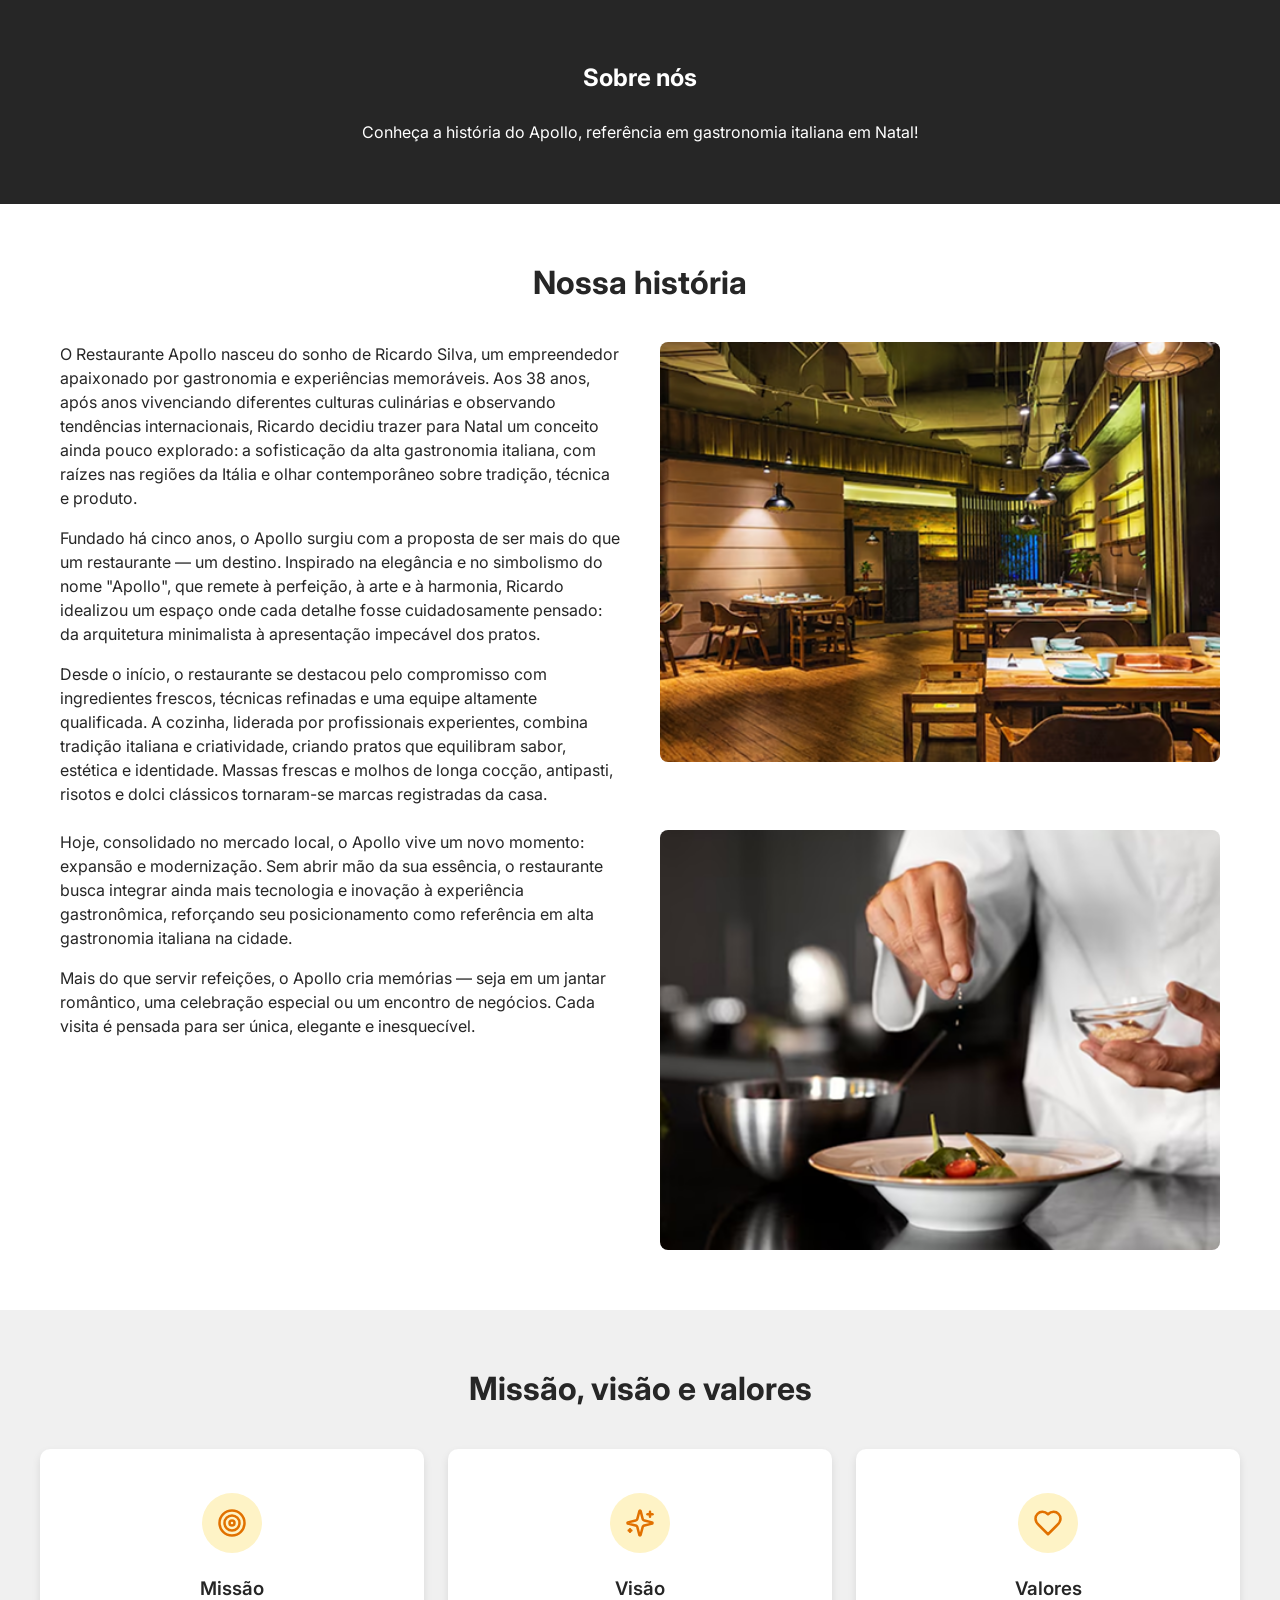
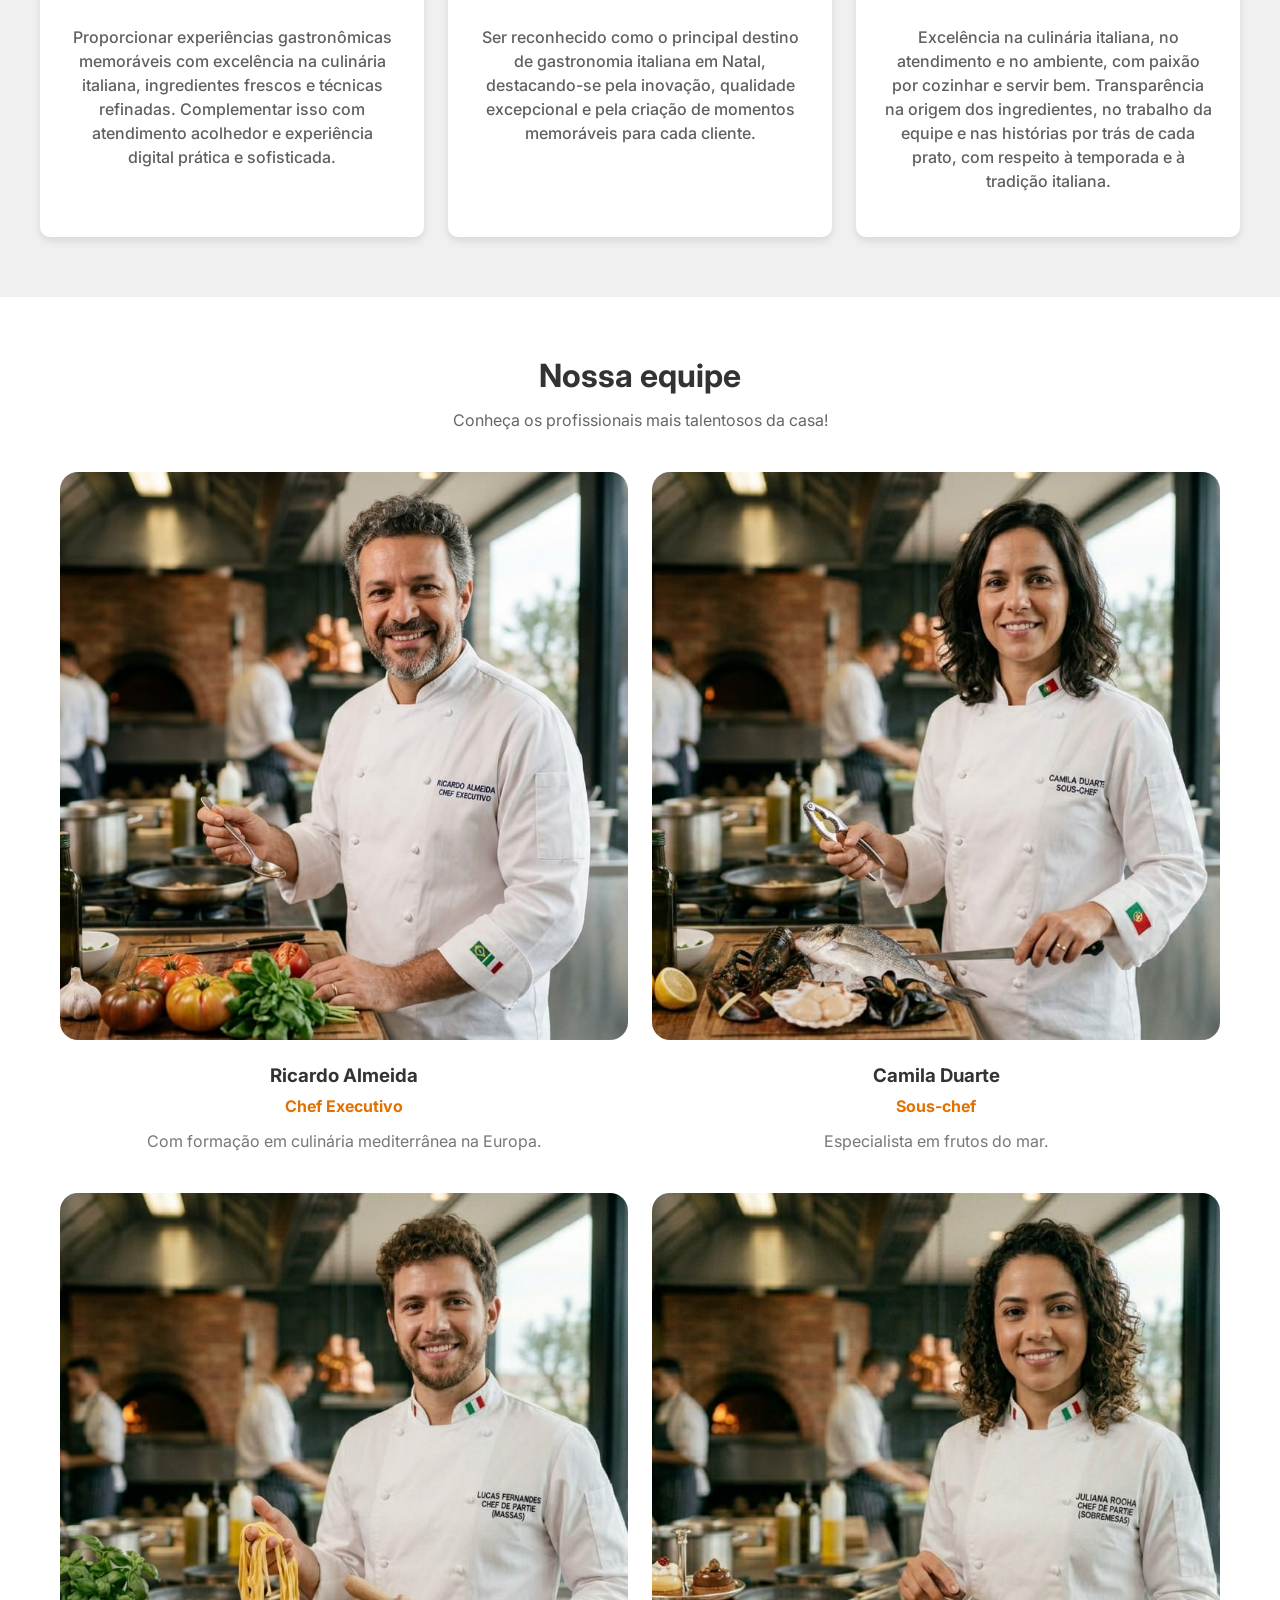
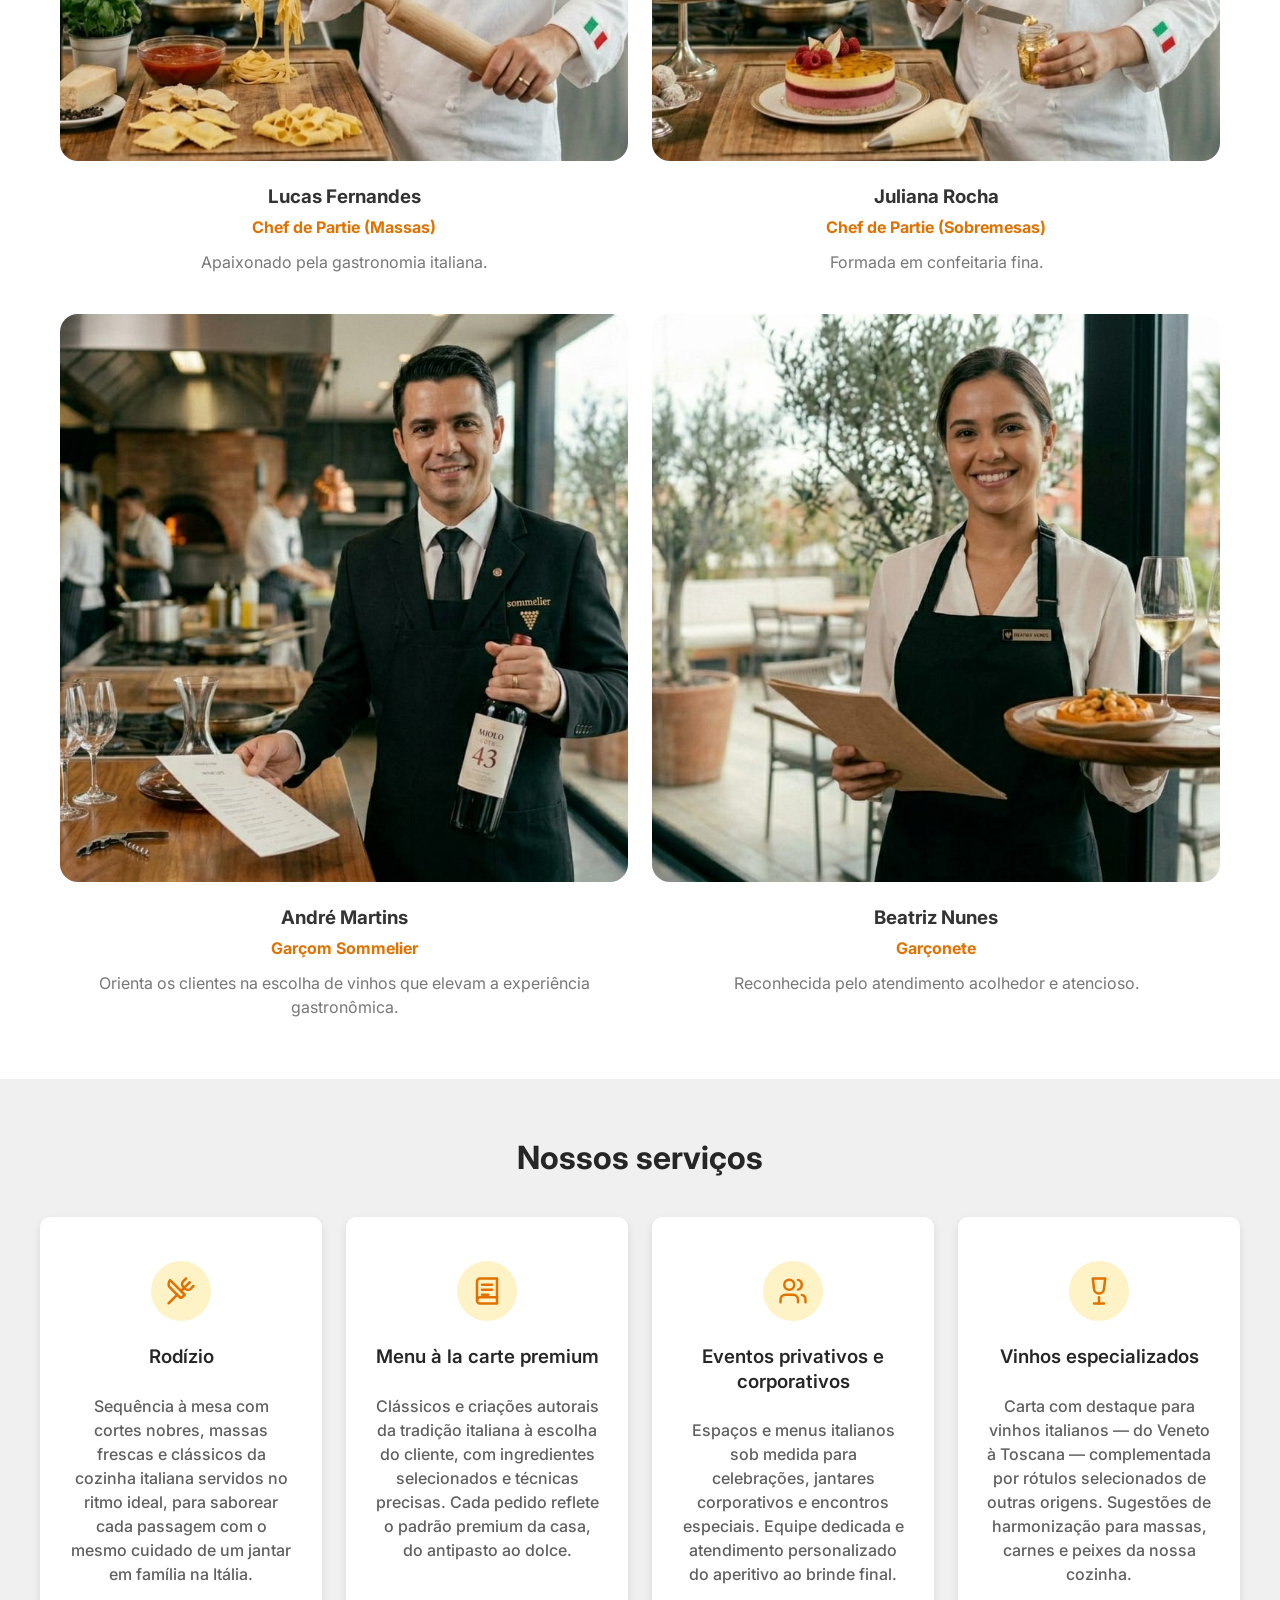
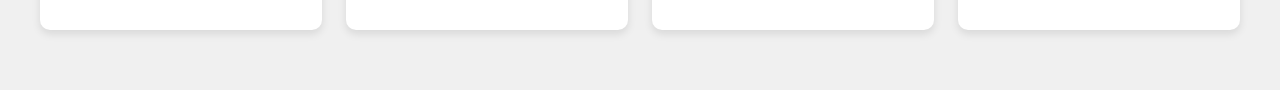
<file: about-us.html>
<!doctype html>
<html lang="pt-br">
  <head>
    <meta charset="UTF-8" />
    <meta name="viewport" content="width=device-width, initial-scale=1.0" />
    <title>Sobre nós - Apollo Restaurante</title>
    <link rel="stylesheet" href="styles/global.css" />
    <link rel="stylesheet" href="styles/about-us.css" />
  </head>
  <body>
    <main>
      <section id="about-us">
        <h1>Sobre nós</h1>
        <p>
          Conheça a história do Apollo, referência em gastronomia italiana em
          Natal!
        </p>
      </section>

      <section id="our-history">
        <h2 class="section-heading">Nossa história</h2>
        <div class="history__grid">
          <div class="history__text history__text--1">
            <p>
              O Restaurante Apollo nasceu do sonho de Ricardo Silva, um
              empreendedor apaixonado por gastronomia e experiências memoráveis.
              Aos 38 anos, após anos vivenciando diferentes culturas culinárias
              e observando tendências internacionais, Ricardo decidiu trazer
              para Natal um conceito ainda pouco explorado: a sofisticação da
              alta gastronomia italiana, com raízes nas regiões da Itália e
              olhar contemporâneo sobre tradição, técnica e produto.
            </p>
            <p>
              Fundado há cinco anos, o Apollo surgiu com a proposta de ser mais
              do que um restaurante — um destino. Inspirado na elegância e no
              simbolismo do nome "Apollo", que remete à perfeição, à arte e à
              harmonia, Ricardo idealizou um espaço onde cada detalhe fosse
              cuidadosamente pensado: da arquitetura minimalista à apresentação
              impecável dos pratos.
            </p>
            <p>
              Desde o início, o restaurante se destacou pelo compromisso com
              ingredientes frescos, técnicas refinadas e uma equipe altamente
              qualificada. A cozinha, liderada por profissionais experientes,
              combina tradição italiana e criatividade, criando pratos que
              equilibram sabor, estética e identidade. Massas frescas e molhos
              de longa cocção, antipasti, risotos e dolci clássicos tornaram-se
              marcas registradas da casa.
            </p>
          </div>
          <figure class="history__image history__image--1">
            <img
              src="assets/images/about/our-history-1.png"
              alt="Salão do restaurante com mesas de madeira, cadeiras estofadas e iluminação pendente."
              loading="lazy"
            />
          </figure>
          <div class="history__text history__text--2">
            <p>
              Hoje, consolidado no mercado local, o Apollo vive um novo momento:
              expansão e modernização. Sem abrir mão da sua essência, o
              restaurante busca integrar ainda mais tecnologia e inovação à
              experiência gastronômica, reforçando seu posicionamento como
              referência em alta gastronomia italiana na cidade.
            </p>
            <p>
              Mais do que servir refeições, o Apollo cria memórias — seja em um
              jantar romântico, uma celebração especial ou um encontro de
              negócios. Cada visita é pensada para ser única, elegante e
              inesquecível.
            </p>
          </div>
          <figure class="history__image history__image--2">
            <img
              src="assets/images/about/our-history-2.png"
              alt="Chef em uniforme branco temperando uma salada no balcão da cozinha."
              loading="lazy"
            />
          </figure>
        </div>
      </section>

      <section id="mission-vision-values">
        <h2 class="section-heading">Missão, visão e valores</h2>
        <div class="card-list">
          <article class="feature-card">
            <div class="feature-card__icon">
              <img
                src="assets/icons/mvv/mvv-mission.svg"
                alt="Ícone de alvo representando missão"
                width="36"
                height="36"
                decoding="async"
              />
            </div>
            <h3 class="feature-card__label">Missão</h3>
            <p class="feature-card__text">
              Proporcionar experiências gastronômicas memoráveis com excelência
              na culinária italiana, ingredientes frescos e técnicas refinadas.
              Complementar isso com atendimento acolhedor e experiência digital
              prática e sofisticada.
            </p>
          </article>
          <article class="feature-card">
            <div class="feature-card__icon">
              <img
                src="assets/icons/mvv/mvv-vision.svg"
                alt="Ícone de olho representando visão"
                width="36"
                height="36"
                decoding="async"
              />
            </div>
            <h3 class="feature-card__label">Visão</h3>
            <p class="feature-card__text">
              Ser reconhecido como o principal destino de gastronomia italiana
              em Natal, destacando-se pela inovação, qualidade excepcional e
              pela criação de momentos memoráveis para cada cliente.
            </p>
          </article>
          <article class="feature-card">
            <div class="feature-card__icon">
              <img
                src="assets/icons/mvv/mvv-values.svg"
                alt="Ícone de coração representando valores"
                width="36"
                height="36"
                decoding="async"
              />
            </div>
            <h3 class="feature-card__label">Valores</h3>
            <p class="feature-card__text">
              Excelência na culinária italiana, no atendimento e no ambiente,
              com paixão por cozinhar e servir bem. Transparência na origem dos
              ingredientes, no trabalho da equipe e nas histórias por trás de
              cada prato, com respeito à temporada e à tradição italiana.
            </p>
          </article>
        </div>
      </section>

      <section id="our-team" class="team-section">
        <header class="team__header">
          <h2 class="section-heading team__title">Nossa equipe</h2>
          <p class="team__subtitle">
            Conheça os profissionais mais talentosos da casa!
          </p>
        </header>
        <div class="team__grid">
          <article class="team-card">
            <div class="team-card__media">
              <img
                src="assets/images/about/team/ricardo.jpeg"
                alt="Retrato do chef executivo Ricardo Almeida."
                width="400"
                height="400"
                loading="lazy"
                decoding="async"
              />
            </div>
            <h3 class="team-card__name">Ricardo Almeida</h3>
            <p class="team-card__role">Chef Executivo</p>
            <p class="team-card__bio">
              Com formação em culinária mediterrânea na Europa.
            </p>
          </article>
          <article class="team-card">
            <div class="team-card__media">
              <img
                src="assets/images/about/team/camila.jpeg"
                alt="Retrato da sous-chef Camila Duarte."
                width="400"
                height="400"
                loading="lazy"
                decoding="async"
              />
            </div>
            <h3 class="team-card__name">Camila Duarte</h3>
            <p class="team-card__role">Sous-chef</p>
            <p class="team-card__bio">Especialista em frutos do mar.</p>
          </article>
          <article class="team-card">
            <div class="team-card__media">
              <img
                src="assets/images/about/team/lucas.jpeg"
                alt="Retrato do chef de partie Lucas Fernandes, massas."
                width="400"
                height="400"
                loading="lazy"
                decoding="async"
              />
            </div>
            <h3 class="team-card__name">Lucas Fernandes</h3>
            <p class="team-card__role">Chef de Partie (Massas)</p>
            <p class="team-card__bio">Apaixonado pela gastronomia italiana.</p>
          </article>
          <article class="team-card">
            <div class="team-card__media">
              <img
                src="assets/images/about/team/juliana.jpeg"
                alt="Retrato da chef de partie Juliana Rocha, sobremesas."
                width="400"
                height="400"
                loading="lazy"
                decoding="async"
              />
            </div>
            <h3 class="team-card__name">Juliana Rocha</h3>
            <p class="team-card__role">Chef de Partie (Sobremesas)</p>
            <p class="team-card__bio">Formada em confeitaria fina.</p>
          </article>
          <article class="team-card">
            <div class="team-card__media">
              <img
                src="assets/images/about/team/andre.jpeg"
                alt="Retrato do garçom sommelier André Martins."
                width="400"
                height="400"
                loading="lazy"
                decoding="async"
              />
            </div>
            <h3 class="team-card__name">André Martins</h3>
            <p class="team-card__role">Garçom Sommelier</p>
            <p class="team-card__bio">
              Orienta os clientes na escolha de vinhos que elevam a experiência
              gastronômica.
            </p>
          </article>
          <article class="team-card">
            <div class="team-card__media">
              <img
                src="assets/images/about/team/beatriz.jpeg"
                alt="Retrato da garçonete Beatriz Nunes."
                width="400"
                height="400"
                loading="lazy"
                decoding="async"
              />
            </div>
            <h3 class="team-card__name">Beatriz Nunes</h3>
            <p class="team-card__role">Garçonete</p>
            <p class="team-card__bio">
              Reconhecida pelo atendimento acolhedor e atencioso.
            </p>
          </article>
        </div>
      </section>

      <section id="our-services">
        <h2 class="section-heading">Nossos serviços</h2>
        <div class="card-list">
          <article class="feature-card">
            <div class="feature-card__icon">
              <img
                src="assets/icons/services/service-rodizio.svg"
                alt="Ícone de talheres cruzados representando o serviço de rodízio"
                width="36"
                height="36"
                decoding="async"
              />
            </div>
            <h3 class="feature-card__label">Rodízio</h3>
            <p class="feature-card__text">
              Sequência à mesa com cortes nobres, massas frescas e clássicos da
              cozinha italiana servidos no ritmo ideal, para saborear cada
              passagem com o mesmo cuidado de um jantar em família na Itália.
            </p>
          </article>
          <article class="feature-card">
            <div class="feature-card__icon">
              <img
                src="assets/icons/services/service-a-la-carte.svg"
                alt="Ícone de cardápio representando o menu à la carte premium"
                width="36"
                height="36"
                decoding="async"
              />
            </div>
            <h3 class="feature-card__label">Menu à la carte premium</h3>
            <p class="feature-card__text">
              Clássicos e criações autorais da tradição italiana à escolha do
              cliente, com ingredientes selecionados e técnicas precisas. Cada
              pedido reflete o padrão premium da casa, do antipasto ao dolce.
            </p>
          </article>
          <article class="feature-card">
            <div class="feature-card__icon">
              <img
                src="assets/icons/services/service-events.svg"
                alt="Ícone de grupo de pessoas representando eventos privativos e corporativos"
                width="36"
                height="36"
                decoding="async"
              />
            </div>
            <h3 class="feature-card__label">
              Eventos privativos e corporativos
            </h3>
            <p class="feature-card__text">
              Espaços e menus italianos sob medida para celebrações, jantares
              corporativos e encontros especiais. Equipe dedicada e atendimento
              personalizado do aperitivo ao brinde final.
            </p>
          </article>
          <article class="feature-card">
            <div class="feature-card__icon">
              <img
                src="assets/icons/services/service-wines.svg"
                alt="Ícone de taça de vinho representando vinhos especializados"
                width="36"
                height="36"
                decoding="async"
              />
            </div>
            <h3 class="feature-card__label">Vinhos especializados</h3>
            <p class="feature-card__text">
              Carta com destaque para vinhos italianos — do Veneto à Toscana —
              complementada por rótulos selecionados de outras origens.
              Sugestões de harmonização para massas, carnes e peixes da nossa
              cozinha.
            </p>
          </article>
        </div>
      </section>
    </main>
  </body>
</html>
</file>
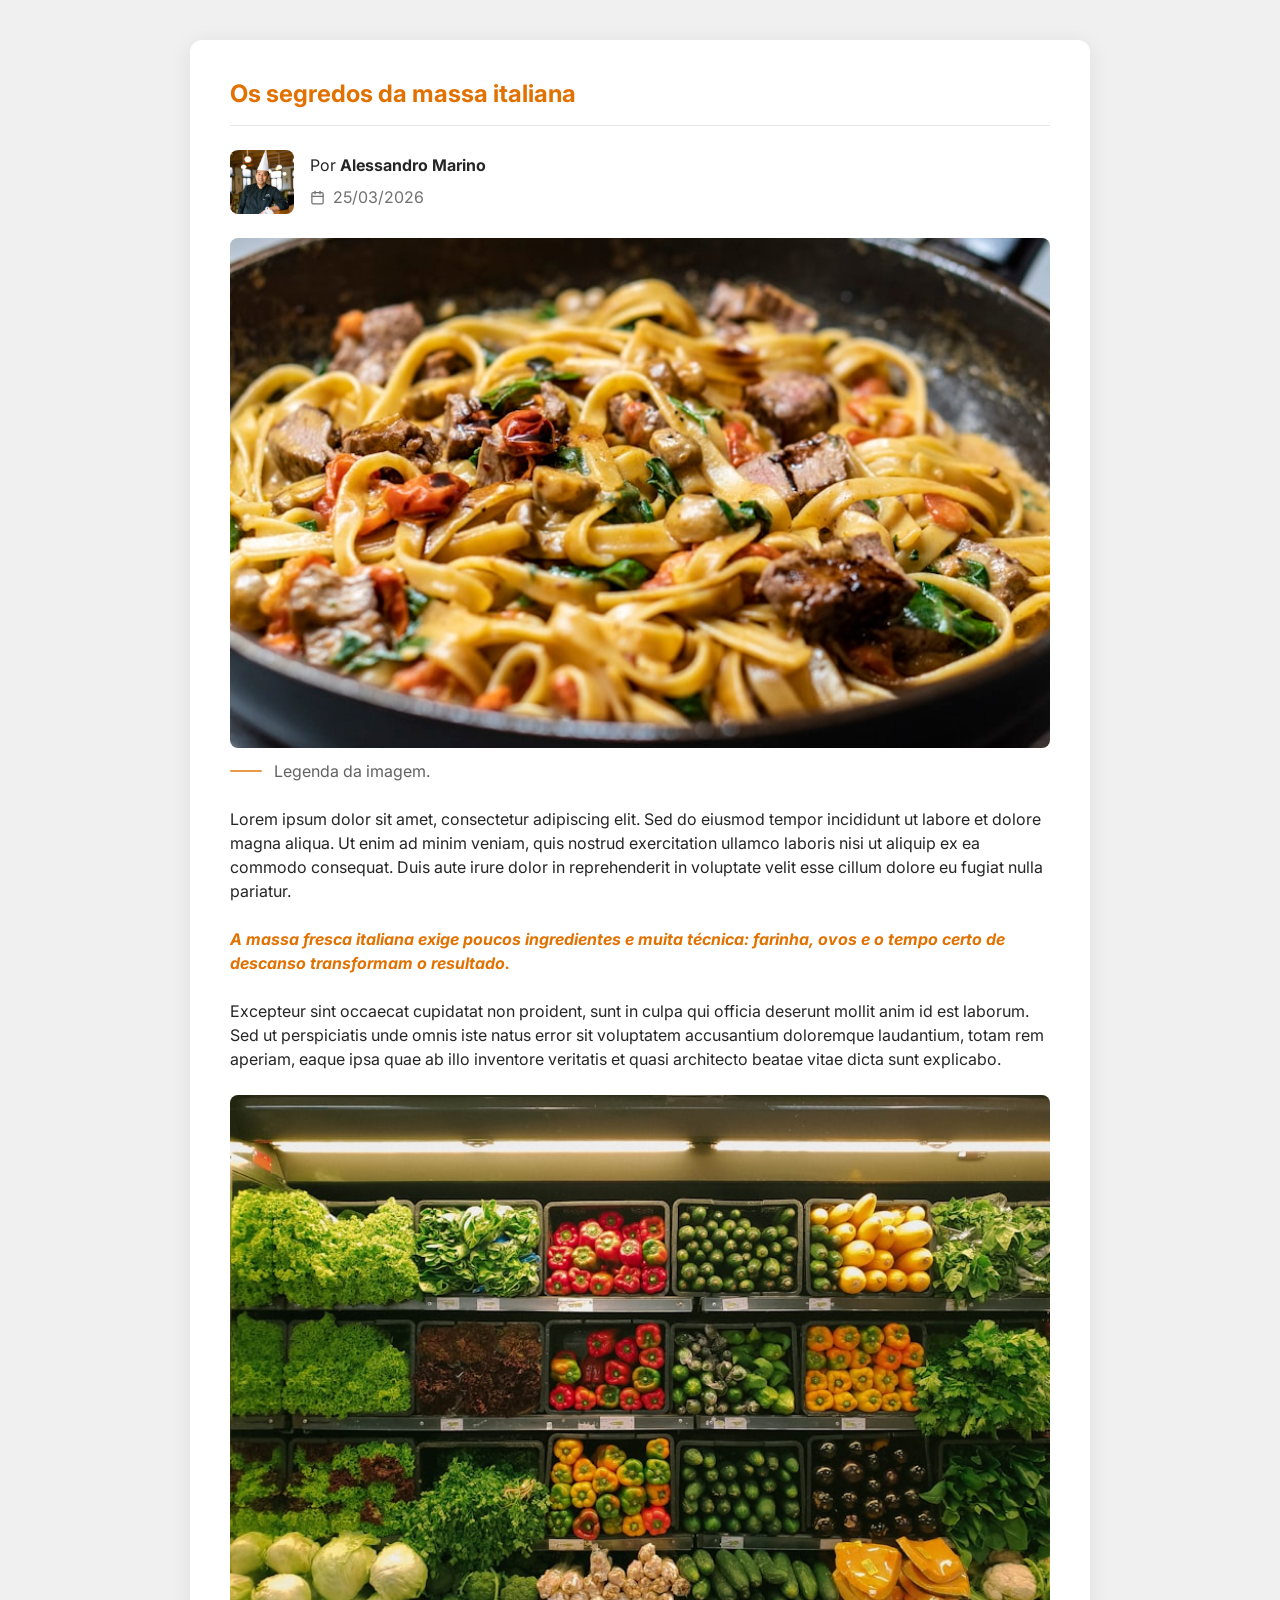
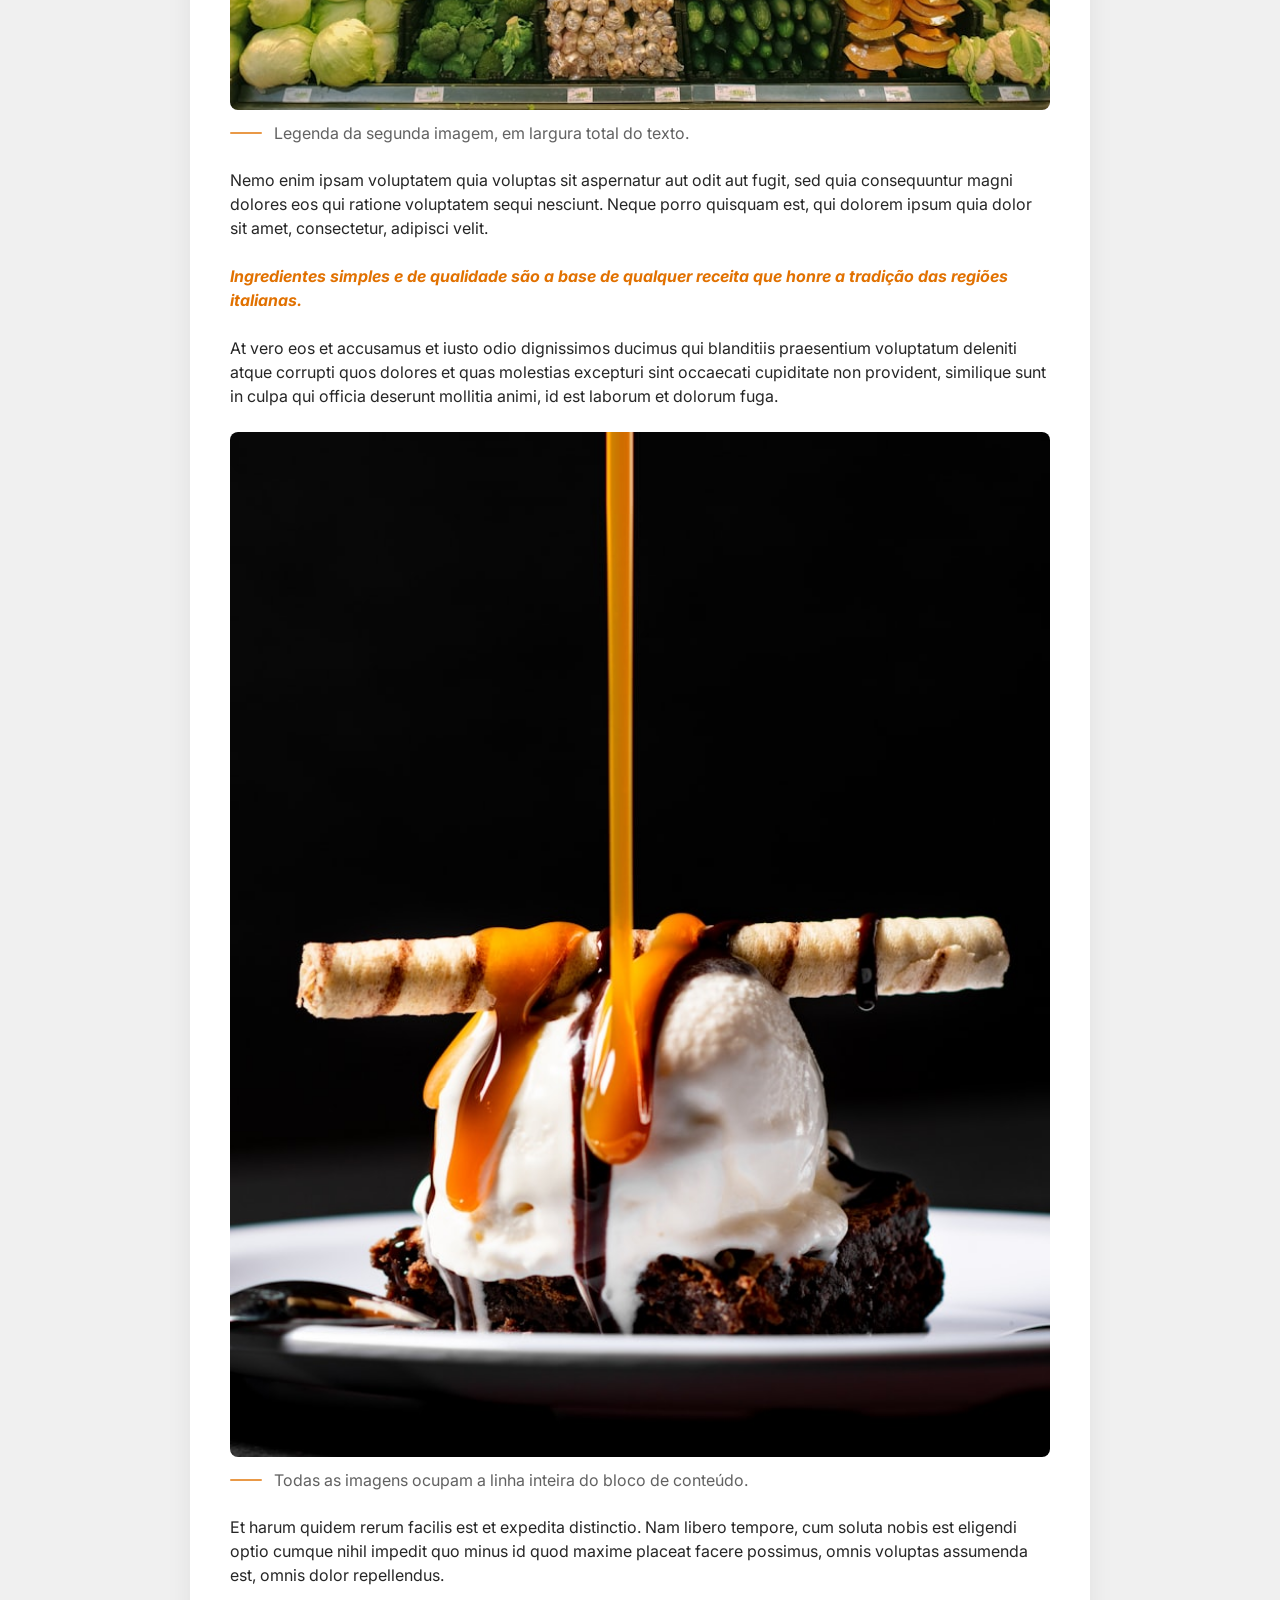
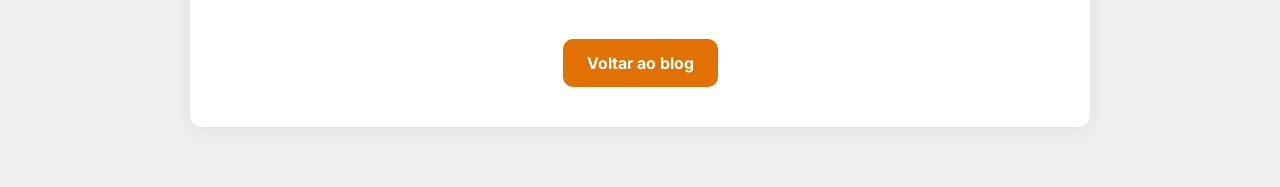
<file: article-detail.html>
<!doctype html>
<html lang="pt-br">
  <head>
    <meta charset="UTF-8" />
    <meta name="viewport" content="width=device-width, initial-scale=1.0" />
    <title>Os segredos da massa italiana - Apollo Restaurante</title>
    <link rel="stylesheet" href="styles/global.css" />
    <link rel="stylesheet" href="styles/article-detail.css" />
  </head>
  <body>
    <main class="article-page">
      <article class="article">
        <header class="article__header">
          <h1 class="article__title">Os segredos da massa italiana</h1>
          <div class="article__line"></div>
        </header>
        <div class="article__meta">
          <img
            class="article__author-photo"
            src="assets/images/blog/author-alessandro-marino.jpg"
            alt="Retrato de Alessandro Marino, autor do artigo."
            width="128"
            height="128"
            loading="eager"
            decoding="async"
          />
          <div>
            <p class="article__byline">
              Por <strong>Alessandro Marino</strong>
            </p>
            <p class="article__date">
              <img
                class="article__date-icon"
                src="assets/icons/blog/calendar.svg"
                alt=""
                width="16"
                height="16"
                decoding="async"
              />
              <span>25/03/2026</span>
            </p>
          </div>
        </div>
        <figure class="article__figure">
          <img
            src="assets/images/blog/post-pasta.jpg"
            alt="Massa italiana ao molho de tomate com manjericão."
            width="1200"
            height="780"
            loading="eager"
            decoding="async"
          />
          <figcaption class="article__caption">
            <span class="article__caption-line"></span>
            <span>Legenda da imagem.</span>
          </figcaption>
        </figure>
        <div class="article__body">
          <p>
            Lorem ipsum dolor sit amet, consectetur adipiscing elit. Sed do
            eiusmod tempor incididunt ut labore et dolore magna aliqua. Ut enim
            ad minim veniam, quis nostrud exercitation ullamco laboris nisi ut
            aliquip ex ea commodo consequat. Duis aute irure dolor in
            reprehenderit in voluptate velit esse cillum dolore eu fugiat nulla
            pariatur.
          </p>
          <strong class="article__highlight">
            A massa fresca italiana exige poucos ingredientes e muita técnica:
            farinha, ovos e o tempo certo de descanso transformam o resultado.
          </strong>
          <p>
            Excepteur sint occaecat cupidatat non proident, sunt in culpa qui
            officia deserunt mollit anim id est laborum. Sed ut perspiciatis
            unde omnis iste natus error sit voluptatem accusantium doloremque
            laudantium, totam rem aperiam, eaque ipsa quae ab illo inventore
            veritatis et quasi architecto beatae vitae dicta sunt explicabo.
          </p>
          <figure class="article__figure">
            <img
              src="assets/images/blog/post-ingredients.jpg"
              alt="Temperos e ervas usados na cozinha italiana."
              width="1200"
              height="780"
              loading="lazy"
              decoding="async"
            />
            <figcaption class="article__caption">
              <span class="article__caption-line"></span>
              <span>Legenda da segunda imagem, em largura total do texto.</span>
            </figcaption>
          </figure>
          <p>
            Nemo enim ipsam voluptatem quia voluptas sit aspernatur aut odit aut
            fugit, sed quia consequuntur magni dolores eos qui ratione
            voluptatem sequi nesciunt. Neque porro quisquam est, qui dolorem
            ipsum quia dolor sit amet, consectetur, adipisci velit.
          </p>
          <strong class="article__highlight">
            Ingredientes simples e de qualidade são a base de qualquer receita
            que honre a tradição das regiões italianas.
          </strong>
          <p>
            At vero eos et accusamus et iusto odio dignissimos ducimus qui
            blanditiis praesentium voluptatum deleniti atque corrupti quos
            dolores et quas molestias excepturi sint occaecati cupiditate non
            provident, similique sunt in culpa qui officia deserunt mollitia
            animi, id est laborum et dolorum fuga.
          </p>
          <figure class="article__figure">
            <img
              src="assets/images/blog/post-dessert.jpg"
              alt="Sobremesa italiana com chocolate e morangos."
              width="1200"
              height="780"
              loading="lazy"
              decoding="async"
            />
            <figcaption class="article__caption">
              <span class="article__caption-line"></span>
              <span
                >Todas as imagens ocupam a linha inteira do bloco de
                conteúdo.</span
              >
            </figcaption>
          </figure>
          <p>
            Et harum quidem rerum facilis est et expedita distinctio. Nam libero
            tempore, cum soluta nobis est eligendi optio cumque nihil impedit
            quo minus id quod maxime placeat facere possimus, omnis voluptas
            assumenda est, omnis dolor repellendus.
          </p>
        </div>
        <footer class="article__footer">
          <a class="button" href="blog.html">Voltar ao blog</a>
        </footer>
      </article>
    </main>
  </body>
</html>
</file>
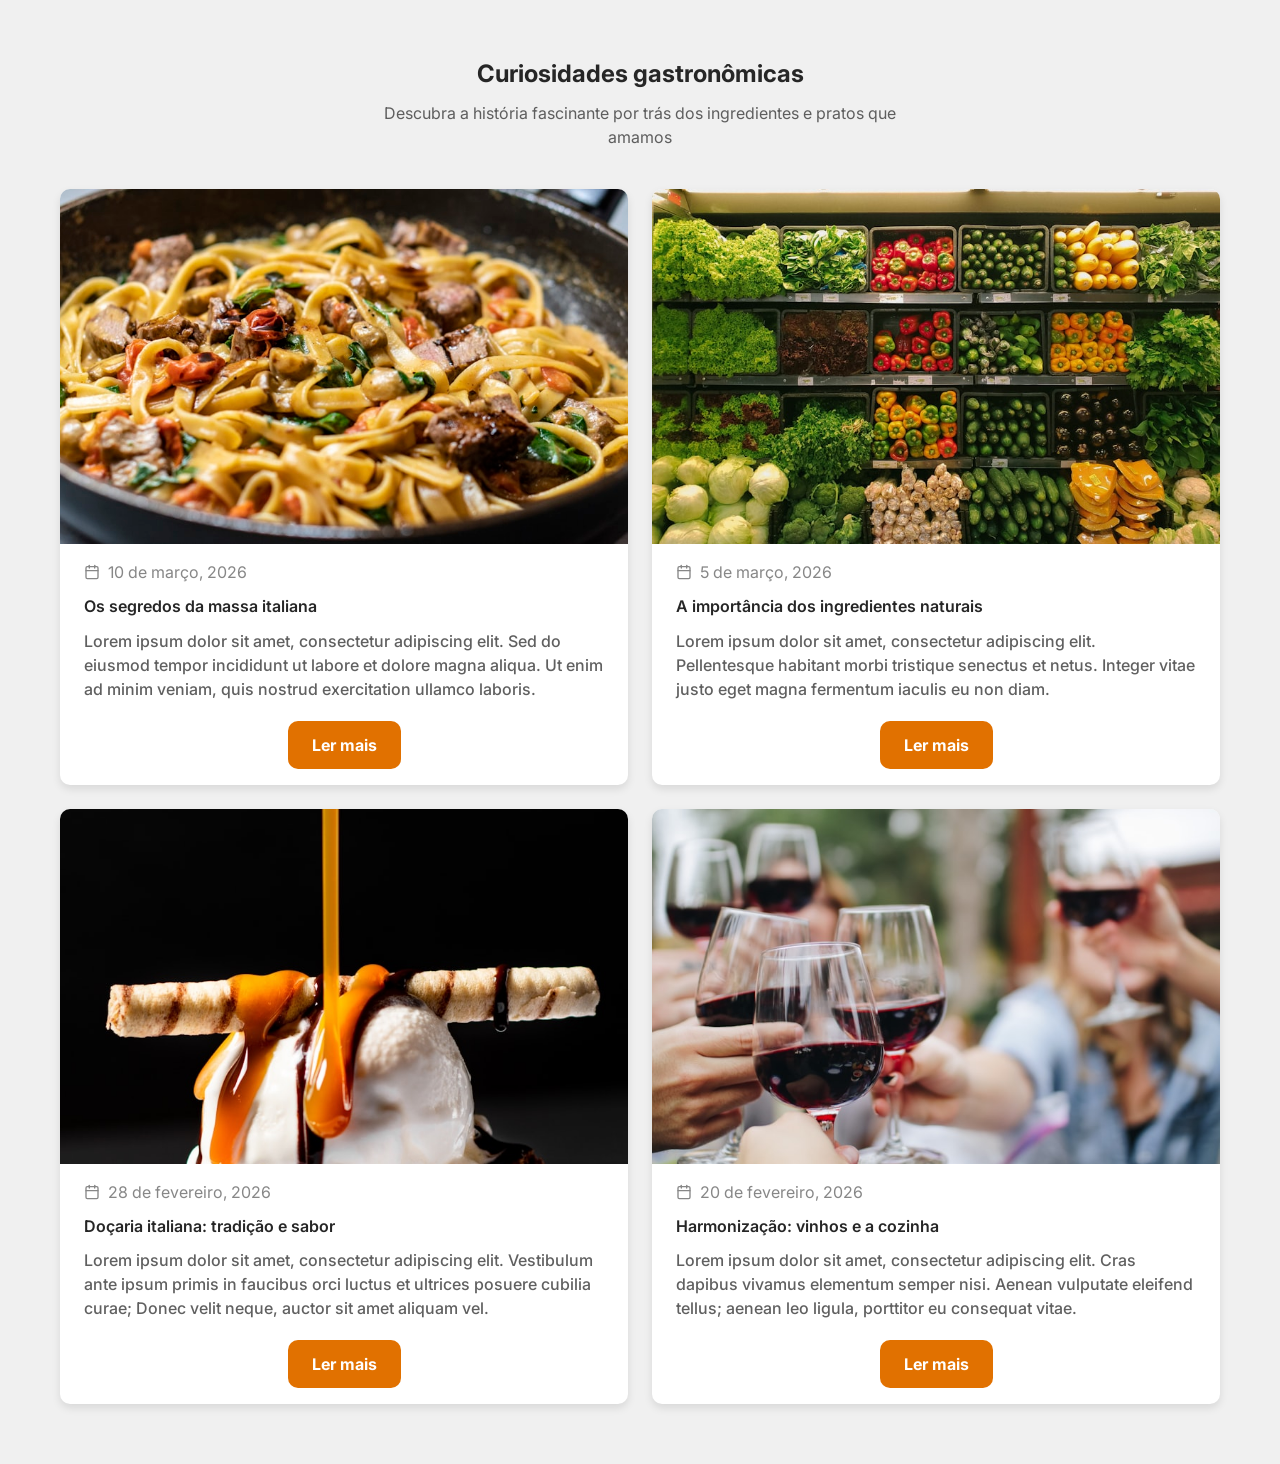
<file: blog.html>
<!doctype html>
<html lang="pt-br">
  <head>
    <meta charset="UTF-8" />
    <meta name="viewport" content="width=device-width, initial-scale=1.0" />
    <title>Blog - Apollo Restaurante</title>
    <link rel="stylesheet" href="styles/global.css" />
    <link rel="stylesheet" href="styles/blog.css" />
  </head>
  <body>
    <main>
      <section class="blog-banner">
        <h1>Curiosidades gastronômicas</h1>
        <p class="blog-banner__subtitle">
          Descubra a história fascinante por trás dos ingredientes e pratos que
          amamos
        </p>
      </section>

      <section class="blog-list">
        <div class="blog-grid">
          <article class="blog-card">
            <figure class="blog-card__media">
              <img
                src="assets/images/blog/post-pasta.jpg"
                alt="Penne ao molho de tomate com manjericão fresco."
                width="800"
                height="520"
                loading="lazy"
                decoding="async"
              />
            </figure>
            <div class="blog-card__body">
              <p class="blog-card__date">
                <img
                  class="blog-card__date-icon"
                  src="assets/icons/blog/calendar.svg"
                  alt=""
                  width="16"
                  height="16"
                  decoding="async"
                />
                <span>10 de março, 2026</span>
              </p>
              <h2 class="blog-card__title">Os segredos da massa italiana</h2>
              <p class="blog-card__excerpt">
                Lorem ipsum dolor sit amet, consectetur adipiscing elit. Sed do
                eiusmod tempor incididunt ut labore et dolore magna aliqua. Ut
                enim ad minim veniam, quis nostrud exercitation ullamco laboris.
              </p>
              <a class="button blog-card__action" href="article-detail.html"
                >Ler mais</a
              >
            </div>
          </article>

          <article class="blog-card">
            <figure class="blog-card__media">
              <img
                src="assets/images/blog/post-ingredients.jpg"
                alt="Temperos e ervas frescas para a cozinha italiana."
                width="800"
                height="520"
                loading="lazy"
                decoding="async"
              />
            </figure>
            <div class="blog-card__body">
              <p class="blog-card__date">
                <img
                  class="blog-card__date-icon"
                  src="assets/icons/blog/calendar.svg"
                  alt=""
                  width="16"
                  height="16"
                  decoding="async"
                />
                <span>5 de março, 2026</span>
              </p>
              <h2 class="blog-card__title">
                A importância dos ingredientes naturais
              </h2>
              <p class="blog-card__excerpt">
                Lorem ipsum dolor sit amet, consectetur adipiscing elit.
                Pellentesque habitant morbi tristique senectus et netus. Integer
                vitae justo eget magna fermentum iaculis eu non diam.
              </p>
              <a class="button blog-card__action" href="#">Ler mais</a>
            </div>
          </article>

          <article class="blog-card">
            <figure class="blog-card__media">
              <img
                src="assets/images/blog/post-dessert.jpg"
                alt="Sobremesa de chocolate com morangos."
                width="800"
                height="520"
                loading="lazy"
                decoding="async"
              />
            </figure>
            <div class="blog-card__body">
              <p class="blog-card__date">
                <img
                  class="blog-card__date-icon"
                  src="assets/icons/blog/calendar.svg"
                  alt=""
                  width="16"
                  height="16"
                  decoding="async"
                />
                <span>28 de fevereiro, 2026</span>
              </p>
              <h2 class="blog-card__title">
                Doçaria italiana: tradição e sabor
              </h2>
              <p class="blog-card__excerpt">
                Lorem ipsum dolor sit amet, consectetur adipiscing elit.
                Vestibulum ante ipsum primis in faucibus orci luctus et ultrices
                posuere cubilia curae; Donec velit neque, auctor sit amet
                aliquam vel.
              </p>
              <a class="button blog-card__action" href="#">Ler mais</a>
            </div>
          </article>

          <article class="blog-card">
            <figure class="blog-card__media">
              <img
                src="assets/images/blog/post-wine.jpg"
                alt="Vinho tinto sendo servido em taça."
                width="800"
                height="520"
                loading="lazy"
                decoding="async"
              />
            </figure>
            <div class="blog-card__body">
              <p class="blog-card__date">
                <img
                  class="blog-card__date-icon"
                  src="assets/icons/blog/calendar.svg"
                  alt=""
                  width="16"
                  height="16"
                  decoding="async"
                />
                <span>20 de fevereiro, 2026</span>
              </p>
              <h2 class="blog-card__title">Harmonização: vinhos e a cozinha</h2>
              <p class="blog-card__excerpt">
                Lorem ipsum dolor sit amet, consectetur adipiscing elit. Cras
                dapibus vivamus elementum semper nisi. Aenean vulputate eleifend
                tellus; aenean leo ligula, porttitor eu consequat vitae.
              </p>
              <a class="button blog-card__action" href="#">Ler mais</a>
            </div>
          </article>
        </div>
      </section>
    </main>
  </body>
</html>
</file>
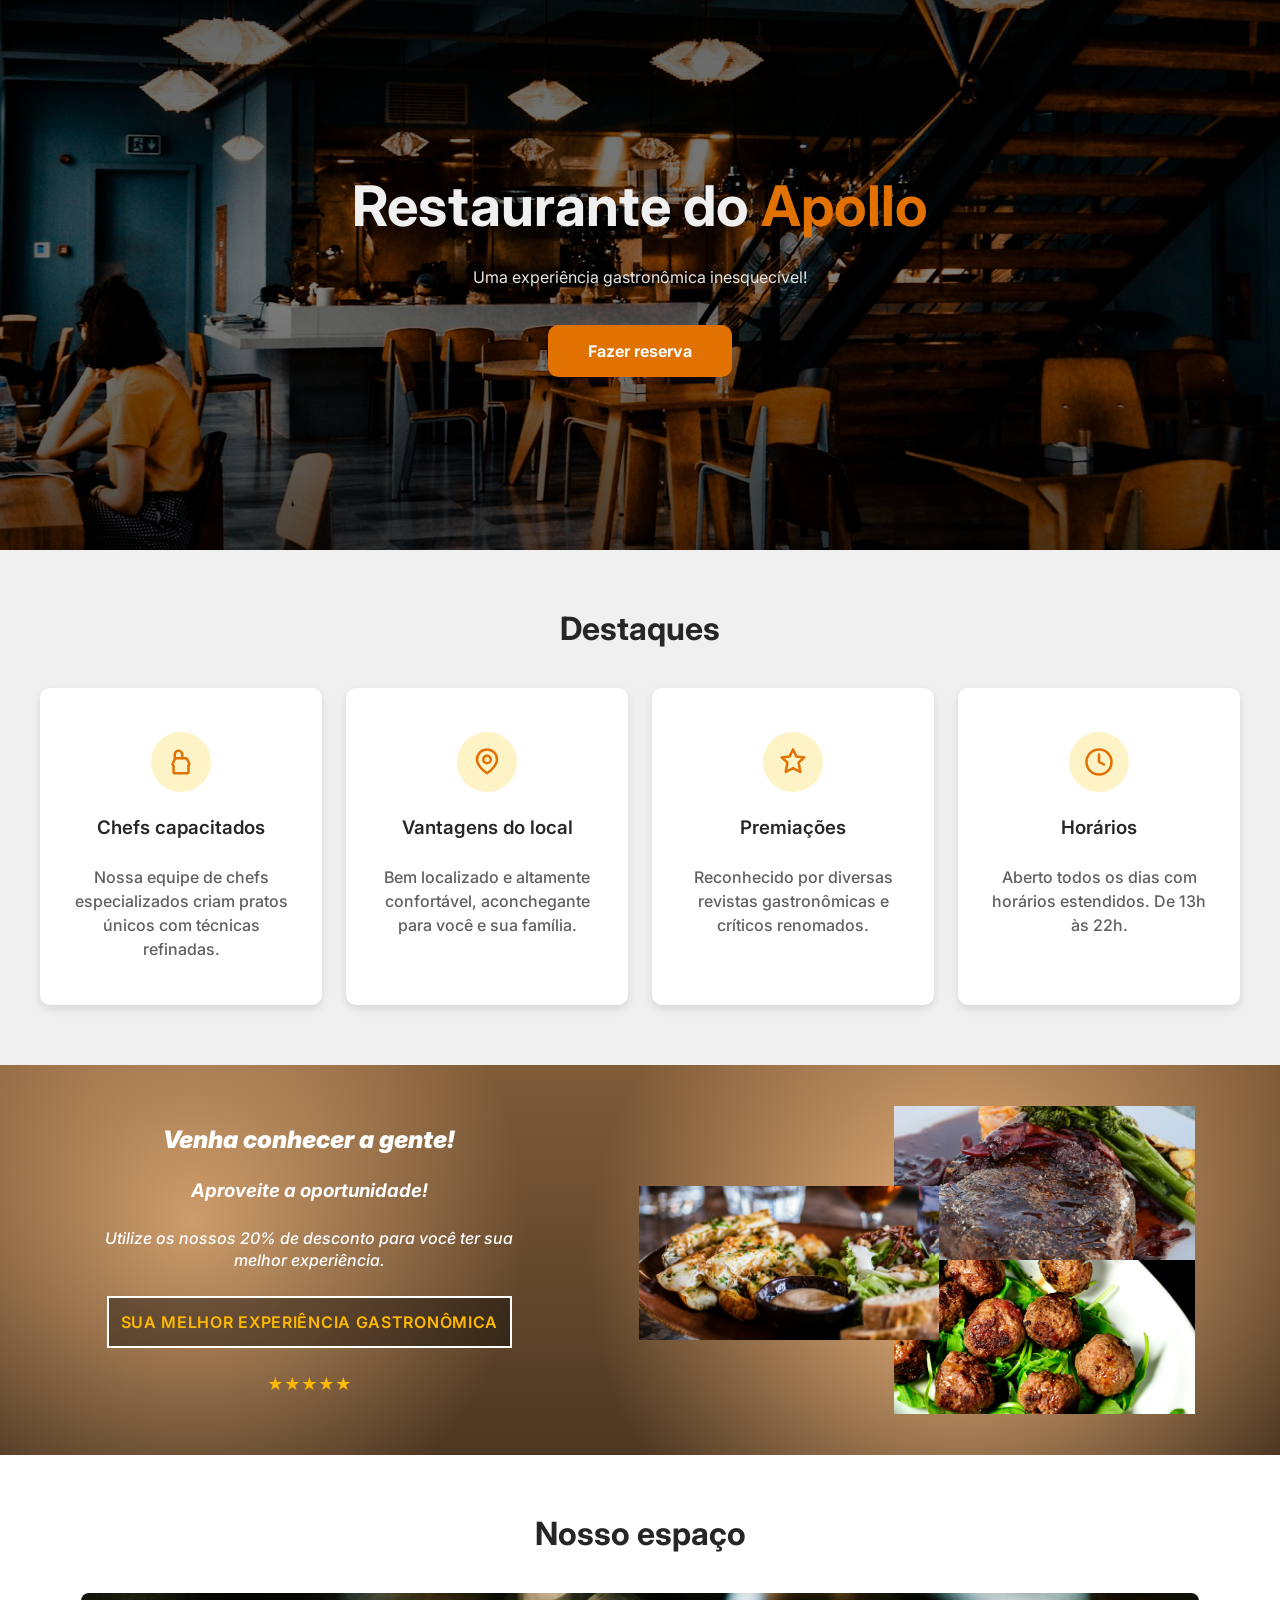
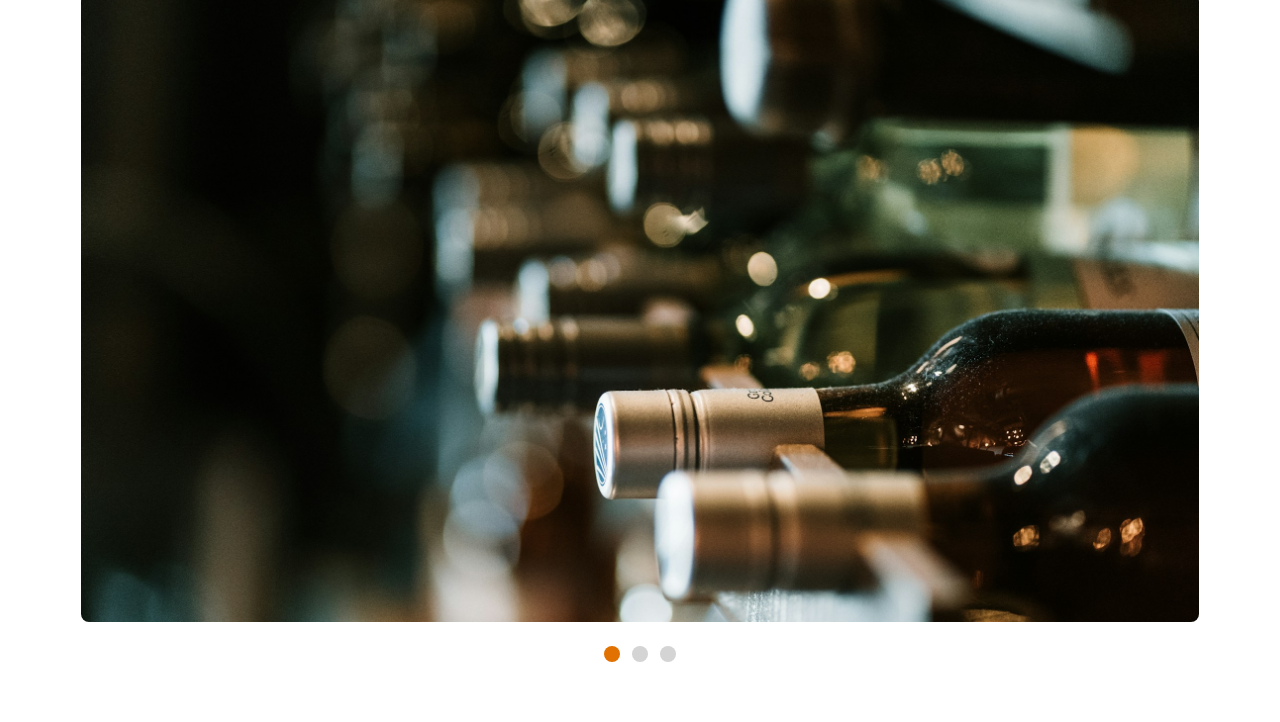
<file: home.html>
<!doctype html>
<html lang="pt-br">
  <head>
    <meta charset="UTF-8" />
    <meta name="viewport" content="width=device-width, initial-scale=1.0" />
    <title>Apollo Restaurante</title>
    <link rel="stylesheet" href="styles/global.css" />
    <link rel="stylesheet" href="styles/home.css" />
  </head>
  <body>
    <main>
      <section id="main-banner">
        <h1 class="main-banner__title">
          Restaurante do <span class="main-banner__highlight">Apollo</span>
        </h1>
        <p class="main-banner__subtitle">
          Uma experiência gastronômica inesquecível!
        </p>
        <button class="button main-banner__button" type="button">
          Fazer reserva
        </button>
      </section>

      <section id="highlights-section">
        <h2 class="section-heading">Destaques</h2>
        <div class="card-list">
          <article class="feature-card feature-card--hover">
            <div class="feature-card__icon">
              <img
                src="assets/icons/home/highlight-chefs.svg"
                alt=""
                width="36"
                height="36"
                decoding="async"
              />
            </div>
            <h3 class="feature-card__label">Chefs capacitados</h3>
            <p class="feature-card__text">
              Nossa equipe de chefs especializados criam pratos únicos com
              técnicas refinadas.
            </p>
          </article>
          <article class="feature-card feature-card--hover">
            <div class="feature-card__icon">
              <img
                src="assets/icons/home/highlight-location.svg"
                alt=""
                width="36"
                height="36"
                decoding="async"
              />
            </div>
            <h3 class="feature-card__label">Vantagens do local</h3>
            <p class="feature-card__text">
              Bem localizado e altamente confortável, aconchegante para você e
              sua família.
            </p>
          </article>
          <article class="feature-card feature-card--hover">
            <div class="feature-card__icon">
              <img
                src="assets/icons/home/highlight-award.svg"
                alt=""
                width="36"
                height="36"
                decoding="async"
              />
            </div>
            <h3 class="feature-card__label">Premiações</h3>
            <p class="feature-card__text">
              Reconhecido por diversas revistas gastronômicas e críticos
              renomados.
            </p>
          </article>
          <article class="feature-card feature-card--hover">
            <div class="feature-card__icon">
              <img
                src="assets/icons/home/highlight-hours.svg"
                alt=""
                width="36"
                height="36"
                decoding="async"
              />
            </div>
            <h3 class="feature-card__label">Horários</h3>
            <p class="feature-card__text">
              Aberto todos os dias com horários estendidos. De 13h às 22h.
            </p>
          </article>
        </div>
      </section>

      <section id="promo-section">
        <div class="promo__content">
          <h1 class="promo__title">Venha conhecer a gente!</h1>
          <h3 class="promo__subtitle">Aproveite a oportunidade!</h3>
          <p class="promo__description">
            Utilize os nossos 20% de desconto para você ter sua melhor
            experiência.
          </p>
          <p class="promo__badge">SUA MELHOR EXPERIÊNCIA GASTRONÔMICA</p>
          <p class="promo__stars">★★★★★</p>
        </div>
        <div class="promo__dishes">
          <figure class="promo__dish promo__dish--back">
            <img
              src="assets/images/home/dish-1-back.jpg"
              alt="Prato em destaque 1"
            />
          </figure>
          <figure class="promo__dish promo__dish--middle">
            <img
              src="assets/images/home/dish-2-middle.jpg"
              alt="Prato em destaque 2"
            />
          </figure>
          <figure class="promo__dish promo__dish--front">
            <img
              src="assets/images/home/dish-3-front.jpg"
              alt="Prato em destaque 3"
            />
          </figure>
        </div>
      </section>

      <section id="space-section">
        <h2 class="section-heading">Nosso espaço</h2>
        <div class="carousel">
          <div class="carousel__viewport">
            <div class="carousel__slide">
              <img
                src="assets/images/home/carousel-slide-1.jpg"
                alt="Foto do espaço 1"
              />
            </div>
            <div class="carousel__slide">
              <img
                src="assets/images/home/carousel-slide-2.jpg"
                alt="Foto do espaço 2"
              />
            </div>
            <div class="carousel__slide">
              <img
                src="assets/images/home/carousel-slide-3.jpg"
                alt="Foto do espaço 3"
              />
            </div>
          </div>
          <div class="carousel__dots" role="group" aria-label="Fotos do espaço">
            <button
              type="button"
              class="carousel__dot carousel__dot--active"
              aria-label="Foto 1 de 3"
              aria-current="true"
            ></button>
            <button
              type="button"
              class="carousel__dot"
              aria-label="Foto 2 de 3"
            ></button>
            <button
              type="button"
              class="carousel__dot"
              aria-label="Foto 3 de 3"
            ></button>
          </div>
        </div>
      </section>
    </main>
    <script src="scripts/home-carousel.js" defer></script>
  </body>
</html>
</file>
<file: styles/global.css>
@import url("https://fonts.googleapis.com/css2?family=Inter:ital,opsz,wght@0,14..32,100..900;1,14..32,100..900&display=swap");

:root {
  --color-orange: #e17100;
  --color-orange-hover: #c55f00;
  --color-light-orange: #fef3c6;
  --color-black: #262626;
  --color-gray: #f0f0f0;
  --color-white: #fff;

  /* Espaçamento (base 1.6rem ≈ rhythm) */
  --space-xs: 0.8rem;
  --space-sm: 1.2rem;
  --space-md: 1.6rem;
  --space-lg: 2.4rem;
  --space-xl: 4rem;
  --space-2xl: 6rem;
  --section-inline: 2rem;
  --section-block: var(--space-2xl);
  --container-max: 120rem;
  --radius-md: 1rem;
  --gap-section: var(--space-lg);
  --gap-grid: var(--space-lg);
  --stack-gap: var(--space-md);
}

*,
*::before,
*::after {
  margin: 0;
  padding: 0;
  box-sizing: border-box;
}

html {
  font-size: 62.5%;
  /* clip não força overflow-y: auto (ao contrário de hidden), evita 2ª barra vertical */
  overflow-x: clip;
}

@supports not (overflow: clip) {
  html {
    overflow-x: hidden;
  }
}

body {
  font-family: "Inter", sans-serif;
  font-size: 1.6rem;
  color: var(--color-black);
  line-height: 1.5;
}

img {
  display: block;
  max-width: 100%;
  height: auto;
}

.button {
  display: inline-block;
  border: none;
  background-color: var(--color-orange);
  color: var(--color-white);
  font-family: inherit;
  font-weight: 700;
  font-size: inherit;
  padding: var(--space-sm) var(--space-lg);
  border-radius: var(--radius-md);
  cursor: pointer;
  text-decoration: none;
  text-align: center;
  transition: background-color 0.2s ease;
}

.button:hover {
  background-color: var(--color-orange-hover);
}

/* ---- Títulos de seção (preferir h2 + classe para hierarquia da página) ---- */
.section-heading {
  font-size: 2.4rem;
  font-weight: 700;
  line-height: 1.2;
  color: var(--color-black);
  text-align: center;
  margin: 0 0 var(--space-xl);
}

@media (min-width: 686px) {
  .section-heading {
    font-size: 3.5vw;
  }
}

@media (min-width: 914px) {
  .section-heading {
    font-size: 3.2rem;
  }
}

/* ---- Lista de cards (flex + wrap): quebra linha conforme a quantidade e a largura ---- */
.card-list {
  width: 100%;
  display: flex;
  flex-wrap: wrap;
  gap: var(--gap-grid);
  justify-content: center;
  align-items: stretch;
}

/* Itens: base ~300px (30rem com root 62.5%) antes de quebrar linha */
.card-list > * {
  flex: 1 1 28rem;
  min-width: 0;
  max-width: 100%;
}

/* Card com ícone circular (destaques, MVV, serviços) */
.feature-card {
  background-color: var(--color-white);
  min-width: 0;
  border-radius: var(--radius-md);
  box-shadow: 0 0.4rem 0.8rem rgba(0, 0, 0, 0.1);
  display: flex;
  flex-direction: column;
  align-items: center;
  text-align: center;
  gap: var(--gap-section);
  padding: var(--space-xl) var(--space-lg);
  border: 0.4rem solid transparent;
  transition: border-color 0.3s ease;
}

.feature-card--hover:hover {
  border-color: var(--color-orange);
}

.feature-card__icon {
  width: 6rem;
  height: 6rem;
  border-radius: 50%;
  background-color: var(--color-light-orange);
  display: flex;
  align-items: center;
  justify-content: center;
  flex-shrink: 0;
}

.feature-card__icon img {
  width: 3rem;
  height: 3rem;
}

.feature-card__label {
  font-weight: 600;
  line-height: 1.3;
  color: var(--color-black);
  margin: 0;
  text-align: center;
  width: 100%;
}

.feature-card__text {
  color: #606060;
  font-weight: 500;
  line-height: 1.5;
  margin: 0;
  text-align: center;
  width: 100%;
}
</file>
<file: styles/about-us.css>
#about-us {
  background-color: var(--color-black);
  color: var(--color-white);
  padding: var(--space-2xl) var(--section-inline);
  text-align: center;
}

#about-us h1 {
  margin-bottom: var(--gap-section);
}

#our-history {
  padding: var(--section-block) var(--section-inline);
  max-width: var(--container-max);
  margin: 0 auto;
  width: 100%;
}

#our-history .section-heading {
  color: var(--color-black);
}

.history__grid {
  display: grid;
  grid-template-columns: 1fr 1fr;
  gap: var(--gap-grid) var(--space-xl);
  align-items: start;
}

.history__text p {
  line-height: 1.5;
}

.history__text p + p {
  margin-top: var(--stack-gap);
}

.history__image {
  margin: 0;
}

.history__image img {
  width: 100%;
  border-radius: 0.8rem;
  object-fit: cover;
  aspect-ratio: 4 / 3;
}

#mission-vision-values {
  background-color: var(--color-gray);
  padding: var(--section-block) var(--section-inline);
  display: flex;
  flex-direction: column;
  align-items: center;
  gap: var(--space-xl);
  width: 100%;
}

#mission-vision-values .section-heading {
  margin-bottom: 0;
  color: var(--color-black);
  max-width: var(--container-max);
  width: 100%;
  margin-left: auto;
  margin-right: auto;
}

#mission-vision-values .card-list {
  max-width: var(--container-max);
  width: 100%;
  margin-left: auto;
  margin-right: auto;
}

#our-services {
  background-color: var(--color-gray);
  padding: var(--section-block) var(--section-inline);
  display: flex;
  flex-direction: column;
  align-items: center;
  gap: var(--space-xl);
  width: 100%;
}

#our-services .section-heading {
  margin-bottom: 0;
  color: var(--color-black);
  max-width: var(--container-max);
  width: 100%;
  margin-left: auto;
  margin-right: auto;
}

#our-services .card-list {
  max-width: var(--container-max);
  width: 100%;
  margin-left: auto;
  margin-right: auto;
}

.team-section {
  background-color: var(--color-white);
  padding: var(--section-block) var(--section-inline) var(--space-2xl);
  max-width: var(--container-max);
  margin: 0 auto;
  width: 100%;
}

.team__header {
  text-align: center;
  margin-bottom: var(--space-xl);
}

.team__header .team__title {
  color: #333;
  margin-bottom: var(--space-sm);
}

.team__subtitle {
  font-weight: 400;
  color: #666;
  line-height: 1.5;
  max-width: 48rem;
  margin: 0 auto;
}

.team__grid {
  display: grid;
  grid-template-columns: repeat(2, 1fr);
  gap: var(--space-xl) var(--gap-grid);
  align-items: start;
  width: 100%;
}

.team-card {
  text-align: center;
  margin: 0 auto;
  width: 100%;
  min-width: 0;
}

.team-card__media {
  border-radius: 1.8rem;
  overflow: hidden;
  margin-bottom: var(--gap-section);
  aspect-ratio: 1 / 1;
}

.team-card__media img {
  width: 100%;
  height: 100%;
  object-fit: cover;
  object-position: center;
}

.team-card__name {
  font-weight: 700;
  color: #333;
  margin: 0 0 var(--space-xs);
  line-height: 1.3;
}

.team-card__role {
  font-weight: 700;
  color: var(--color-orange);
  margin: 0 0 var(--space-sm);
  line-height: 1.3;
}

.team-card__bio {
  font-weight: 400;
  color: #777;
  line-height: 1.5;
  margin: 0 auto;
}

@media (max-width: 768px) {
  .history__grid {
    grid-template-columns: 1fr;
    gap: var(--gap-section);
  }

  .history__image--1 {
    order: 1;
  }

  .history__text--1 {
    order: 2;
  }

  .history__image--2 {
    order: 3;
  }

  .history__text--2 {
    order: 4;
  }

  .team__header {
    margin-bottom: var(--space-xl);
  }

  .team__grid {
    grid-template-columns: 1fr;
    gap: var(--gap-section);
  }
}
</file>
<file: styles/article-detail.css>
body {
  background-color: var(--color-gray);
}

.article-page {
  padding: var(--space-xl) var(--section-inline) var(--space-2xl);
}

.article {
  max-width: 90rem;
  margin: 0 auto;
  background-color: var(--color-white);
  border-radius: 1.2rem;
  box-shadow: 0 0.4rem 2.4rem rgba(38, 38, 38, 0.08);
  padding: var(--space-xl);
}

.article__title {
  font-weight: 700;
  color: var(--color-orange);
  line-height: 1.2;
  margin-bottom: var(--space-md);
}

.article__line {
  height: 1px;
  width: 100%;
  background-color: rgba(38, 38, 38, 0.12);
  margin-bottom: var(--space-lg);
}

.article__meta {
  display: flex;
  align-items: center;
  gap: var(--space-md);
  margin-bottom: var(--space-lg);
}

.article__author-photo {
  width: 6.4rem;
  height: 6.4rem;
  border-radius: 0.8rem;
  object-fit: cover;
  flex-shrink: 0;
}

.article__byline {
  color: var(--color-black);
  line-height: 1.45;
}

.article__byline strong {
  font-weight: 700;
}

.article__date {
  display: flex;
  align-items: center;
  gap: var(--space-xs);
  margin-top: var(--space-xs);
  color: var(--color-black);
  opacity: 0.65;
}

.article__date-icon {
  width: 1.5rem;
  height: 1.5rem;
  object-fit: contain;
  flex-shrink: 0;
}

.article__figure {
  margin: 0 0 var(--space-lg);
  width: 100%;
}

.article__figure img {
  width: 100%;
  border-radius: 0.8rem;
}

.article__caption {
  display: flex;
  align-items: center;
  gap: var(--space-sm);
  margin-top: var(--space-sm);
  color: var(--color-black);
  opacity: 0.72;
  line-height: 1.4;
}

.article__caption-line {
  flex-shrink: 0;
  width: 3.2rem;
  height: 0.2rem;
  background-color: var(--color-orange);
  border-radius: 0.1rem;
}

.article__body {
  color: var(--color-black);
}

.article__body > p {
  margin-bottom: var(--space-md);
}

.article__body > .article__figure {
  margin-top: var(--space-lg);
  margin-bottom: var(--space-lg);
}

.article__highlight {
  display: block;
  font-weight: 700;
  font-style: italic;
  color: var(--color-orange);
  margin: var(--gap-section) 0;
  line-height: 1.5;
}

.article__footer {
  margin-top: var(--space-xl);
  padding-top: var(--space-sm);
  text-align: center;
}

@media (max-width: 768px) {
  .article-page {
    padding: var(--space-lg) 1.6rem var(--space-xl);
  }

  .article {
    padding: var(--gap-section) var(--gap-section) var(--space-xl);
    border-radius: var(--radius-md);
  }
}
</file>
<file: styles/blog.css>
body {
  background-color: var(--color-gray);
}

.blog-banner {
  padding: var(--section-block) var(--section-inline) var(--space-xl);
  text-align: center;
  max-width: 72rem;
  margin: 0 auto;
  width: 100%;
}

.blog-banner h1 {
  font-weight: 700;
  color: var(--color-black);
  margin-bottom: var(--space-sm);
  line-height: 1.2;
}

.blog-banner__subtitle {
  font-weight: 400;
  color: var(--color-black);
  opacity: 0.72;
  line-height: 1.5;
  max-width: 52rem;
  margin: 0 auto;
}

.blog-list {
  padding: 0 var(--section-inline) var(--space-2xl);
  max-width: var(--container-max);
  margin: 0 auto;
  width: 100%;
}

.blog-grid {
  display: grid;
  grid-template-columns: repeat(2, 1fr);
  gap: var(--gap-grid);
  width: 100%;
  align-items: stretch;
}

.blog-grid > * {
  min-width: 0;
}

.blog-card {
  background-color: var(--color-white);
  border-radius: var(--radius-md);
  box-shadow: 0 0.4rem 0.8rem rgba(0, 0, 0, 0.1);
  overflow: hidden;
  display: flex;
  flex-direction: column;
  min-width: 0;
}

.blog-card__media {
  margin: 0;
  overflow: hidden;
  aspect-ratio: 16 / 10;
}

.blog-card__media img {
  width: 100%;
  height: 100%;
  object-fit: cover;
  object-position: center;
}

.blog-card__body {
  padding: var(--space-md) var(--space-lg);
  display: flex;
  flex-direction: column;
  flex-grow: 1;
  gap: var(--space-sm);
}

.blog-card__date {
  display: flex;
  align-items: center;
  gap: var(--space-xs);
  color: var(--color-black);
  opacity: 0.55;
  margin: 0;
}

.blog-card__date-icon {
  flex-shrink: 0;
  width: 1.6rem;
  height: 1.6rem;
  object-fit: contain;
}

.blog-card__title {
  font-size: inherit;
  font-family: inherit;
  font-weight: 600;
  color: var(--color-black);
  line-height: 1.3;
  margin: 0;
}

.blog-card__excerpt {
  color: #606060;
  font-weight: 500;
  line-height: 1.5;
  flex-grow: 1;
  margin: 0;
}

.blog-card__action {
  display: block;
  width: fit-content;
  margin: var(--space-xs) auto 0;
  text-align: center;
}

@media (max-width: 768px) {
  .blog-banner {
    padding: var(--space-xl) 1.6rem var(--gap-section);
  }

  .blog-list {
    padding: 0 1.6rem var(--space-xl);
  }

  .blog-grid {
    grid-template-columns: 1fr;
  }
}
</file>
<file: styles/home.css>
/* Tokens só usados nesta página (promo / destaques) */
:root {
  --color-brown: #805c39;
  --color-dark-brown: #4c3722;
  --color-gold: #ffb900;
}

/* ---- Banner Principal ---- */

#main-banner {
  background-image:
    linear-gradient(rgba(0, 0, 0, 0.6), rgba(0, 0, 0, 0.5), rgba(0, 0, 0, 0.7)),
    url("../assets/images/home/hero-banner.jpg");
  background-size: cover;
  background-position: 28% 62%;
  width: 100%;
  min-height: 55rem;
  display: flex;
  flex-direction: column;
  align-items: center;
  justify-content: center;
  gap: var(--gap-section);
  text-align: center;
  padding: var(--space-xl) var(--section-inline);
}

.main-banner__title {
  font-size: 3.2rem;
  color: var(--color-gray);
  font-weight: 700;
  line-height: 1.2;
}

@media (min-width: 534px) {
  .main-banner__title {
    font-size: 6vw;
  }
}

@media (min-width: 934px) {
  .main-banner__title {
    font-size: 5.6rem;
  }
}

.main-banner__highlight {
  color: var(--color-orange);
}

.main-banner__subtitle {
  font-weight: 400;
  color: #e5e5e5;
}

.main-banner__button {
  padding: var(--space-md) var(--space-xl);
  margin-top: var(--space-sm);
  transition:
    transform 0.3s ease,
    background-color 0.2s ease;
}

.main-banner__button:hover {
  transform: scale(1.08);
}

/* ---- Destaques ---- */

#highlights-section {
  background-color: var(--color-gray);
  width: 100%;
  display: flex;
  flex-direction: column;
  align-items: center;
  padding: var(--section-block) var(--section-inline);
  gap: var(--space-xl);
}

#highlights-section .section-heading {
  margin-bottom: 0;
  max-width: var(--container-max);
  width: 100%;
  margin-left: auto;
  margin-right: auto;
}

#highlights-section .card-list {
  max-width: var(--container-max);
  width: 100%;
  margin-left: auto;
  margin-right: auto;
}

/* ---- Promoção ---- */

#promo-section {
  width: 100%;
  min-height: 39rem;
  display: flex;
  flex-wrap: wrap;
  align-items: center;
  justify-content: space-evenly;
  gap: var(--space-xl);
  padding: var(--space-xl) var(--section-inline);
  background:
    radial-gradient(circle at 15% 40%, #ffc489 -15%, transparent 30%),
    radial-gradient(circle at 75% 50%, #ffc489 -5%, transparent 38%),
    linear-gradient(180deg, var(--color-brown), var(--color-dark-brown));
}

.promo__content {
  max-width: 44.8rem;
  display: flex;
  flex-direction: column;
  align-items: center;
  gap: var(--gap-section);
  text-align: center;
}

.promo__title {
  color: var(--color-white);
  font-weight: 900;
  font-style: italic;
  line-height: 1.3;
}

.promo__subtitle {
  color: var(--color-white);
  font-weight: 700;
  font-style: italic;
  line-height: 1.3;
}

.promo__description {
  color: var(--color-white);
  font-weight: 500;
  font-style: italic;
  line-height: 1.4;
}

.promo__badge {
  border: 2px solid var(--color-white);
  text-transform: uppercase;
  color: var(--color-gold);
  font-weight: 600;
  background-color: rgba(0, 0, 0, 0.4);
  padding: var(--space-sm);
  letter-spacing: 0.07rem;
}

.promo__stars {
  color: var(--color-gold);
}

.promo__dishes {
  width: 100%;
  max-width: 55.6rem;
  aspect-ratio: 556 / 308;
  position: relative;
}

.promo__dish {
  position: absolute;
  margin: 0;
  width: 54%;
}

.promo__dish img {
  width: 100%;
  aspect-ratio: 300 / 154;
  object-fit: cover;
}

.promo__dish--back {
  bottom: 0;
  right: 0;
  z-index: 1;
}

.promo__dish--middle {
  top: 0;
  right: 0;
  z-index: 2;
}

.promo__dish--front {
  top: 26%;
  left: 0;
  z-index: 3;
}

/* ---- Nosso Espaço (Carrossel) ---- */

#space-section {
  background-color: var(--color-white);
  width: 100%;
  max-width: 100%;
  display: flex;
  flex-direction: column;
  align-items: center;
  padding: var(--section-block) var(--section-inline);
  gap: var(--space-xl);
  overflow-x: hidden;
}

#space-section .section-heading {
  margin-bottom: 0;
  max-width: var(--container-max);
  width: 100%;
  margin-left: auto;
  margin-right: auto;
}

.carousel {
  position: relative;
  width: 100%;
  max-width: 111.8rem;
  min-width: 0;
}

/* Um único elemento com scroll: grid em colunas de 100% da largura do viewport. */
.carousel__viewport {
  display: grid;
  grid-auto-flow: column;
  grid-auto-columns: 100%;
  grid-auto-rows: minmax(0, 1fr);
  width: 100%;
  min-width: 0;
  min-height: 0;
  aspect-ratio: 16 / 9;
  border-radius: 0.8rem;
  overflow-x: auto;
  overflow-y: hidden;
  overscroll-behavior-x: contain;
  scroll-snap-type: x mandatory;
  scroll-behavior: smooth;
  scrollbar-width: none;
  -ms-overflow-style: none;
}

.carousel__viewport::-webkit-scrollbar {
  display: none;
}

.carousel__slide {
  min-width: 0;
  height: 100%;
  scroll-snap-align: start;
}

.carousel__slide img {
  width: 100%;
  height: 100%;
  min-width: 0;
  max-width: none;
  object-fit: cover;
}

.carousel__dots {
  display: flex;
  justify-content: center;
  gap: var(--space-sm);
  margin-top: var(--gap-section);
}

.carousel__dot {
  width: 1.6rem;
  height: 1.6rem;
  border: none;
  padding: 0;
  margin: 0;
  border-radius: 50%;
  background: #d4d4d4;
  cursor: pointer;
  font: inherit;
  display: inline-block;
  flex-shrink: 0;
  transition: background 0.3s ease;
}

.carousel__dot:focus-visible {
  outline: 0.2rem solid var(--color-orange);
  outline-offset: 0.2rem;
}

.carousel__dot--active {
  background-color: var(--color-orange);
}

@media (max-width: 768px) {
  #main-banner {
    min-height: 30rem;
    padding: var(--space-xl) 1.6rem;
  }

  .main-banner__button {
    padding: var(--space-sm) var(--space-lg);
  }

  #promo-section {
    flex-direction: column;
    padding: var(--space-xl) 1.6rem;
    gap: var(--gap-section);
  }

  .promo__stars {
    display: none;
  }

  .promo__dishes {
    max-width: 35rem;
    margin: 0 auto;
  }

  #space-section {
    padding: var(--space-xl) 1.6rem;
    gap: var(--gap-section);
  }

  .carousel__dot {
    width: 1.2rem;
    height: 1.2rem;
  }
}
</file>
